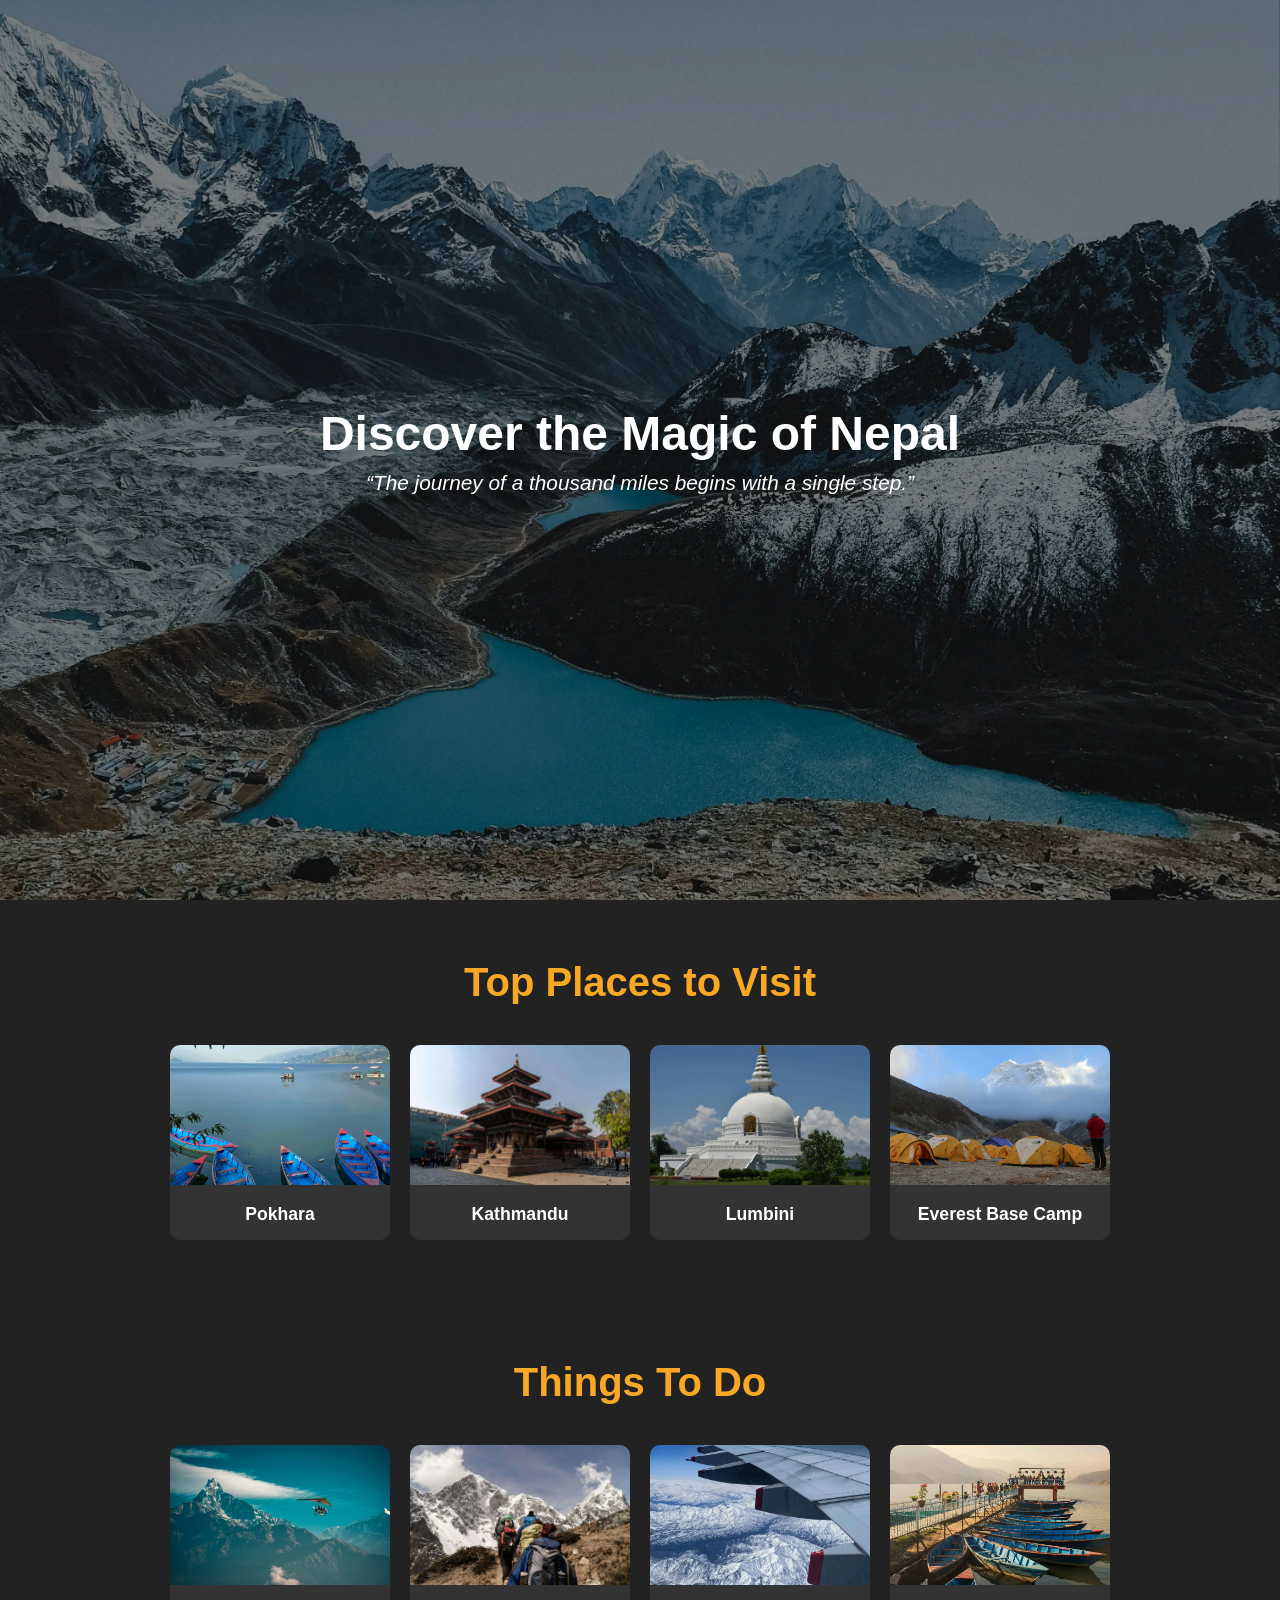
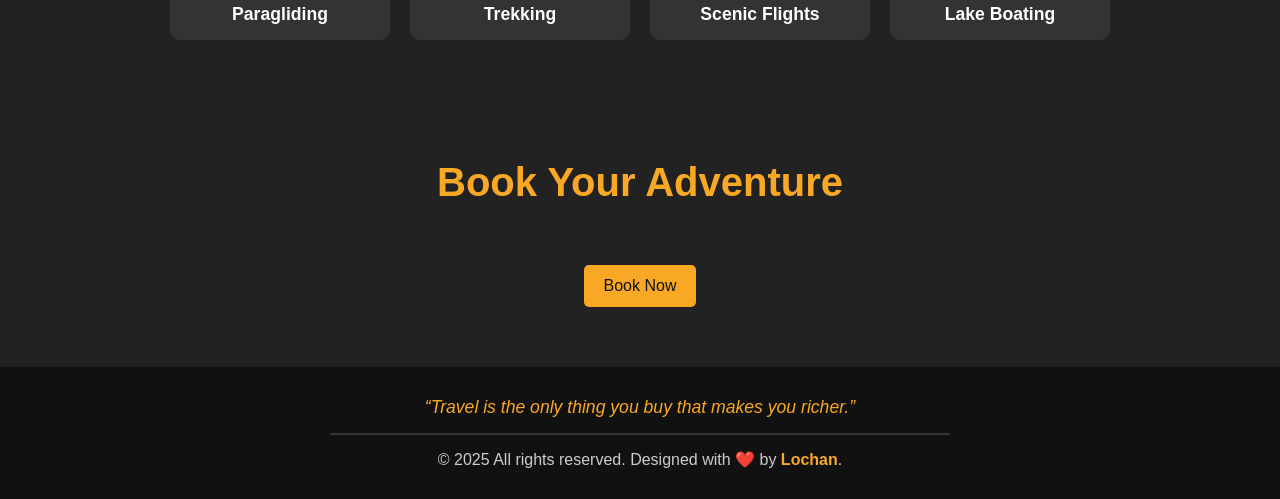
<file: index.html>
<!DOCTYPE html>
<html lang="en">
<head>
  <meta charset="UTF-8" />
  <meta name="viewport" content="width=device-width, initial-scale=1.0"/>
  <title>Nepal Travel Landing Page</title>
  <link rel="stylesheet" href="style.css" />
</head>
<body>
  <!-- Hero Section -->
  <div class="hero">
    <div class="overlay">
      <h1>Discover the Magic of Nepal</h1>
      <p class="quote">“The journey of a thousand miles begins with a single step.”</p>
    </div>
  </div>

  <!-- Places to Visit -->
  <section class="places">
    <h2>Top Places to Visit</h2>
    <div class="cards">
      <div class="card"><img src="./pokhara1.webp" loading="lazy" alt="Pokhara"><h3>Pokhara</h3></div>
      <div class="card"><img src="./kathmandu temple2.webp" loading="lazy" alt="Kathmandu"><h3>Kathmandu</h3></div>
      <div class="card"><img src="./lumbini.webp" loading="lazy" alt="Lumbini"><h3>Lumbini</h3></div>
      <div class="card"><img src="./everest base camp1.webp" loading="lazy" alt="Everest Base Camp"><h3>Everest Base Camp</h3></div>
    </div>
  </section>

  <!-- Activities -->
  <section class="activities">
    <h2>Things To Do</h2>
    <div class="cards">
      <div class="card"><img src="./paragliding.webp" loading="lazy" alt="Paragliding"><h3>Paragliding</h3></div>
      <div class="card"><img src="./hill trekking.webp" loading="lazy" alt="Trekking"><h3>Trekking</h3></div>
      <div class="card"><img src="./airplane view.webp" loading="lazy" alt="Scenic Flight"><h3>Scenic Flights</h3></div>
      <div class="card"><img src="./nepal boating.webp" loading="lazy" alt="Boating"><h3>Lake Boating</h3></div>
    </div>
  </section>

  <!-- Booking Button -->
  <section class="booking">
    <h2>Book Your Adventure</h2>
    <button onclick="toggleBooking()">Book Now</button>
    <div id="bookingForm" class="hidden">
  <form>
    <input type="text" placeholder="Your Name" required />
    <input type="email" placeholder="Email" required />
    
    <label for="travel-date">Select Date <small style="color: #ccc;">(dd-mm-yyyy)</small></label>
    <input type="date" id="travel-date" name="travel-date" required />
    
    <textarea placeholder="Your Message"></textarea>
    <button type="submit">Submit</button>
  </form>
</div>

  </section>

  <!-- Footer -->
  <footer>
    <p class="footer-quote">“Travel is the only thing you buy that makes you richer.”</p>
    <hr />
    <p>© 2025 All rights reserved. Designed with ❤️ by <strong>Lochan</strong>.</p>
  </footer>

  <!-- Script -->
  <script>
    function toggleBooking() {
      const form = document.getElementById('bookingForm');
      form.classList.toggle('hidden');
    }
  </script>
</body>
</html>
</file>
<file: style.css>
/* Reset & Base */
* {
  margin: 0;
  padding: 0;
  box-sizing: border-box;
}
body {
  font-family: 'Segoe UI', sans-serif;
  color: #fff;
  background-color: #111;
}

.hero {
  height: 100vh;
  background: url('himalaya2.webp') no-repeat center center/cover;
  position: relative;
}
.hero .overlay {
  background-color: rgba(0, 0, 0, 0.5);
  height: 100%;
  display: flex;
  flex-direction: column;
  justify-content: center;
  align-items: center;
  text-align: center;
}
.hero h1 {
  font-size: 3rem;
  margin-bottom: 10px;
}
.hero .quote {
  font-size: 1.3rem;
  font-style: italic;
}

/* Sections */
section {
  padding: 60px 20px;
  text-align: center;
  background-color: #222;
}
section h2 {
  font-size: 2.5rem;
  margin-bottom: 40px;
  color: #f9a825;
}

/* Cards */
.cards {
  display: flex;
  flex-wrap: wrap;
  justify-content: center;
  gap: 20px;
}
.card {
  background-color: #333;
  border-radius: 10px;
  width: 220px;
  overflow: hidden;
  transition: transform 0.3s ease;
}
.card img {
  width: 100%;
  height: 140px;
  object-fit: cover;
}
.card h3 {
  padding: 15px 10px;
  font-size: 1.1rem;
}
.card:hover {
  transform: translateY(-10px);
  background-color: #444;
}

/* Booking Form */
.booking form {
  max-width: 500px;
  margin: 0 auto;
  display: flex;
  flex-direction: column;
  gap: 15px;
}
.booking input,
.booking textarea {
  padding: 12px;
  border: none;
  border-radius: 5px;
  font-size: 1rem;
}
.booking textarea {
  resize: none;
  height: 100px;
}
.booking button {
  background-color: #f9a825;
  color: #111;
  padding: 12px 20px;
  font-size: 1rem;
  border: none;
  border-radius: 5px;
  cursor: pointer;
  margin-top: 20px;
}
.booking button:hover {
  background-color: #e08900;
}

/* Toggle Hidden */
.hidden {
  display: none;
}

/* Footer */
footer {
  background-color: #111;
  padding: 30px 20px;
  text-align: center;
  color: #ccc;
}
.footer-quote {
  font-style: italic;
  color: #f9a825;
  font-size: 1.1rem;
  margin-bottom: 10px;
}
footer hr {
  margin: 15px auto;
  width: 50%;
  border: 0.5px solid #333;
}
footer strong {
  color: #f9a825;
}

/* Responsive Styles for Mobile Devices */
@media (max-width: 768px) {
  .hero h1 {
    font-size: 2.5rem;
    padding: 0 10px;
  }
  .hero .quote {
    font-size: 1.1rem;
    padding: 0 10px;
  }
  section h2 {
    font-size: 2rem;
  }
  .cards {
    gap: 15px;
  }
  .card {
    width: 45%; /* Two cards per row on tablets */
  }
}

@media (max-width: 480px) {
  .hero h1 {
    font-size: 1.8rem;
    padding: 0 15px;
  }
  .hero .quote {
    font-size: 1rem;
    padding: 0 15px;
  }
  section h2 {
    font-size: 1.5rem;
  }
  .cards {
    flex-direction: column;
    gap: 15px;
  }
  .card {
    width: 100%; /* Full width on small phones */
  }
  .booking form {
    width: 90%;
    margin: 0 auto;
  }
  .booking input,
  .booking textarea {
    font-size: 0.9rem;
  }
  .booking button {
    font-size: 1rem;
    padding: 12px;
  }
}
</file>
